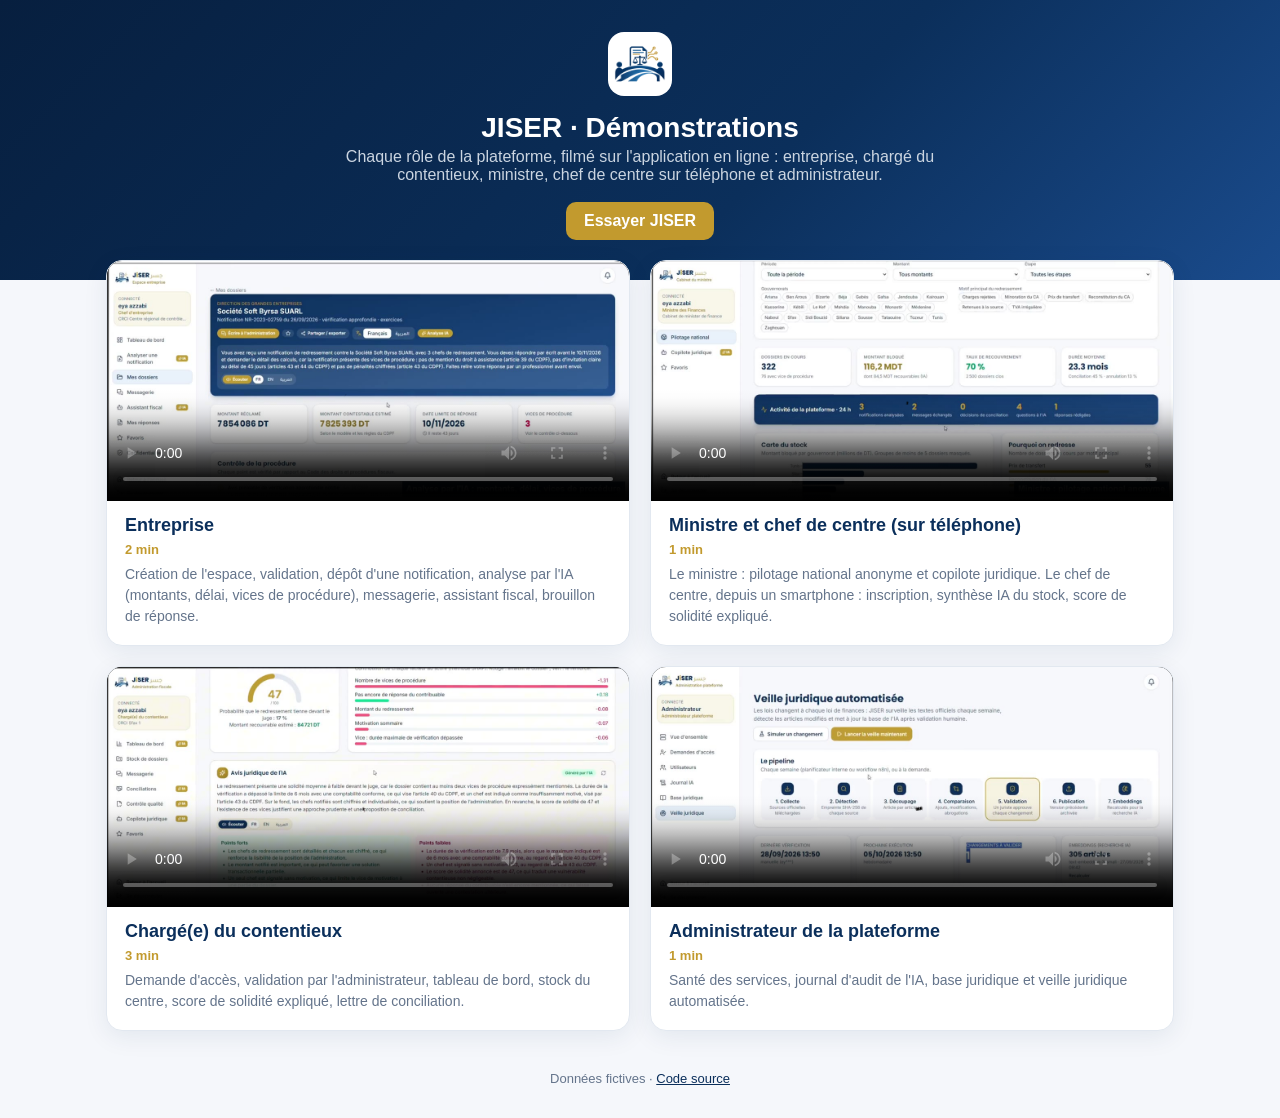
<file: site/videos/index.html>
<!doctype html>
<html lang="fr">
<head>
<meta charset="utf-8">
<meta name="viewport" content="width=device-width, initial-scale=1">
<title>JISER · Démonstrations</title>
<link rel="icon" href="../logo-icon.png">
<style>
  :root { --navy: #0b2f5b; --gold: #c29a2e; --ink: #1e293b; --muted: #64748b; --bg: #f5f7fb; --card: #fff; --line: #e2e8f0; }
  * { box-sizing: border-box; }
  body { margin: 0; font-family: Inter, "Segoe UI", Arial, sans-serif; color: var(--ink); background: var(--bg); }
  header { background: linear-gradient(135deg, #071f3f, var(--navy) 60%, #1a4b8c); color: #fff; padding: 32px 16px 40px; text-align: center; }
  header img { width: 64px; height: 64px; background: #fff; border-radius: 16px; padding: 6px; }
  h1 { margin: 12px 0 4px; font-size: 28px; }
  header p { margin: 0 auto; max-width: 640px; color: #cbd5e1; }
  header a.cta { display: inline-block; margin-top: 18px; background: var(--gold); color: #fff; font-weight: 700; padding: 10px 18px; border-radius: 10px; text-decoration: none; }
  main { max-width: 1100px; margin: -20px auto 40px; padding: 0 16px; display: grid; gap: 20px; grid-template-columns: repeat(auto-fit, minmax(min(100%, 480px), 1fr)); }
  article { background: var(--card); border: 1px solid var(--line); border-radius: 16px; overflow: hidden; box-shadow: 0 6px 24px rgba(11, 47, 91, .08); }
  video { display: block; width: 100%; background: #000; max-height: 70vh; }
  .txt { padding: 14px 18px 18px; }
  h2 { margin: 0 0 4px; font-size: 18px; color: var(--navy); }
  .meta { color: var(--gold); font-size: 13px; font-weight: 700; }
  .txt p { margin: 6px 0 0; color: var(--muted); font-size: 14px; line-height: 1.5; }
  footer { text-align: center; color: var(--muted); font-size: 13px; padding: 0 16px 32px; }
  footer a { color: var(--navy); }
</style>
</head>
<body>
<header>
  <img src="../logo-icon.png" alt="JISER">
  <h1>JISER · Démonstrations</h1>
  <p>Chaque rôle de la plateforme, filmé sur l'application en ligne : entreprise, chargé du contentieux, ministre, chef de centre sur téléphone et administrateur.</p>
  <a class="cta" href="../">Essayer JISER</a>
</header>
<main>
  <article>
    <video controls preload="metadata" poster="01_entreprise.jpg" src="01_entreprise.mp4"></video>
    <div class="txt"><h2>Entreprise</h2><span class="meta">2 min</span>
      <p>Création de l'espace, validation, dépôt d'une notification, analyse par l'IA (montants, délai, vices de procédure), messagerie, assistant fiscal, brouillon de réponse.</p></div>
  </article>
  <article>
    <video controls preload="metadata" poster="03_ministre_et_chef_de_centre.jpg" src="03_ministre_et_chef_de_centre.mp4"></video>
    <div class="txt"><h2>Ministre et chef de centre (sur téléphone)</h2><span class="meta">1 min</span>
      <p>Le ministre : pilotage national anonyme et copilote juridique. Le chef de centre, depuis un smartphone : inscription, synthèse IA du stock, score de solidité expliqué.</p></div>
  </article>
  <article>
    <video controls preload="metadata" poster="02_charge_contentieux.jpg" src="02_charge_contentieux.mp4"></video>
    <div class="txt"><h2>Chargé(e) du contentieux</h2><span class="meta">3 min</span>
      <p>Demande d'accès, validation par l'administrateur, tableau de bord, stock du centre, score de solidité expliqué, lettre de conciliation.</p></div>
  </article>
  <article>
    <video controls preload="metadata" poster="04_administrateur_plateforme.jpg" src="04_administrateur_plateforme.mp4"></video>
    <div class="txt"><h2>Administrateur de la plateforme</h2><span class="meta">1 min</span>
      <p>Santé des services, journal d'audit de l'IA, base juridique et veille juridique automatisée.</p></div>
  </article>
</main>
<footer>Données fictives · <a href="https://github.com/EyaAzzabi/Jiser">Code source</a></footer>
</body>
</html>
</file>
